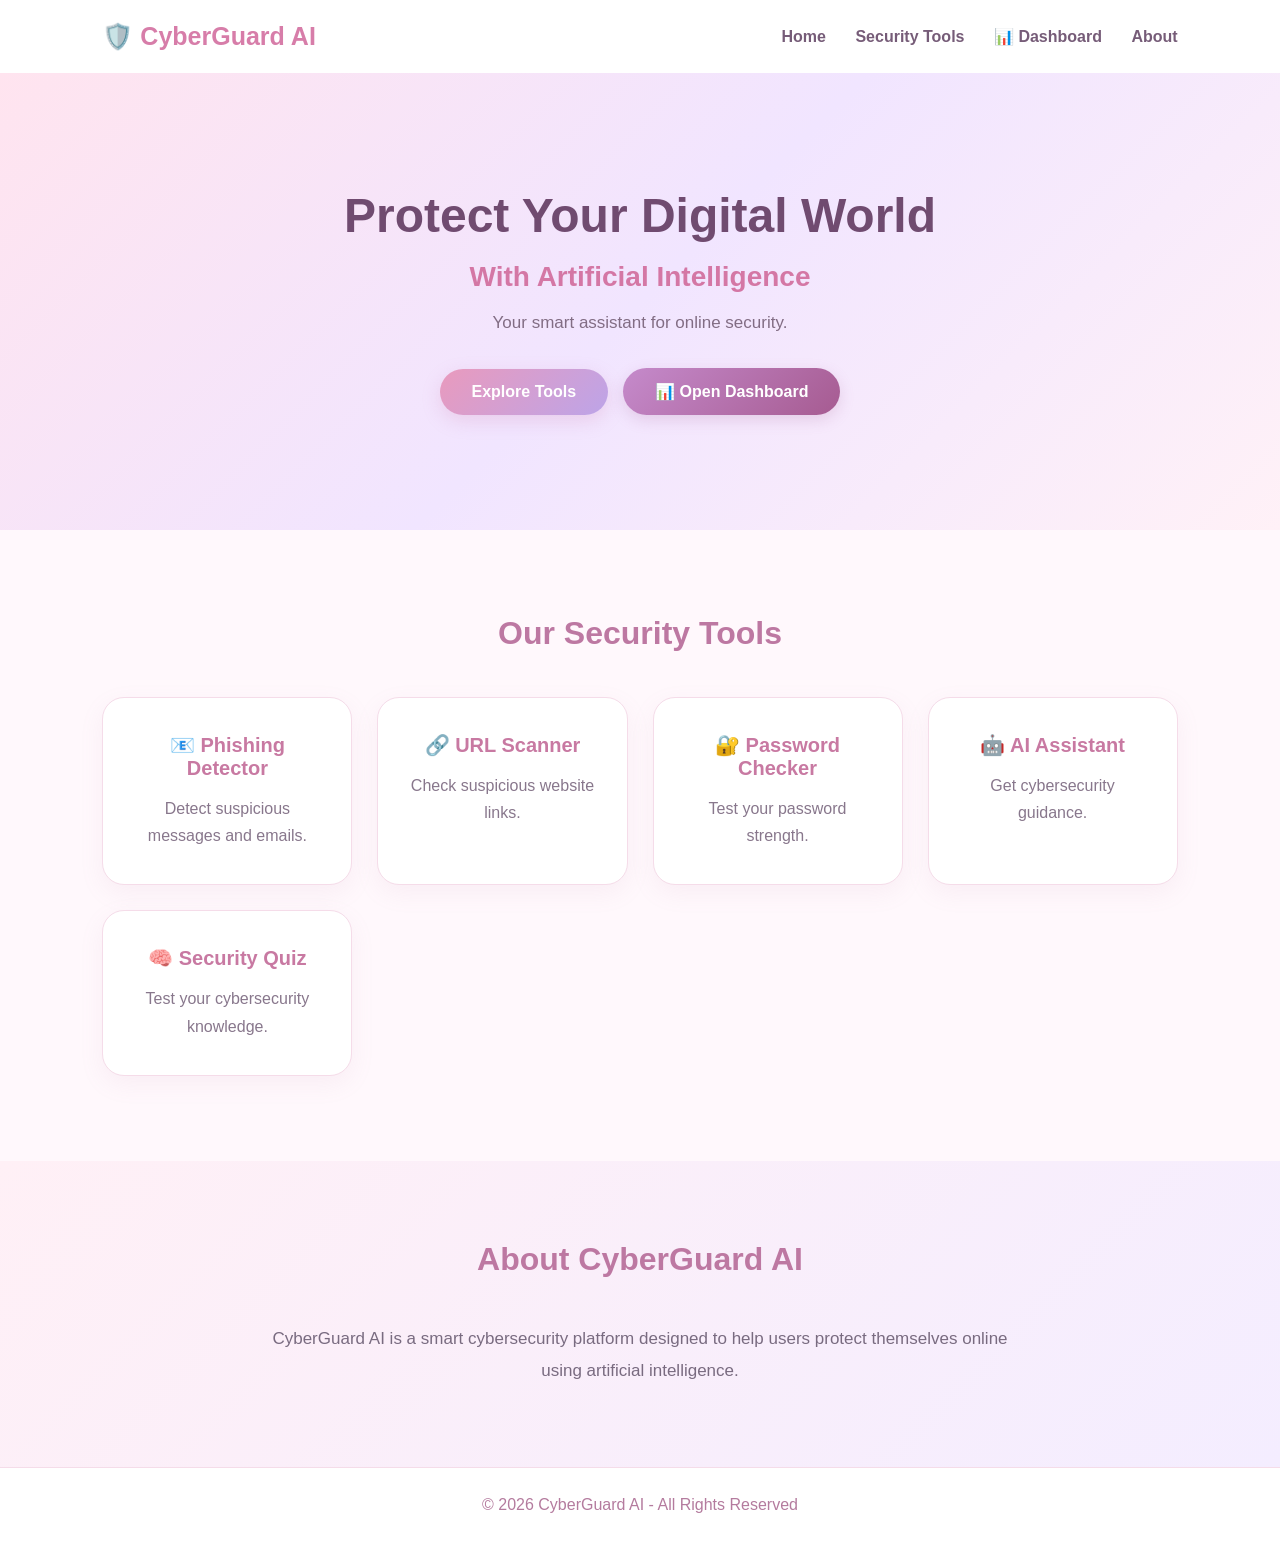
<file: index.html>
<!DOCTYPE html>
<html lang="en">

<head>
    <meta charset="UTF-8">
    <meta name="viewport" content="width=device-width, initial-scale=1.0">
    <title>CyberGuard AI</title>
    <link rel="stylesheet" href="style.css">
</head>

<body>

    <!-- HEADER -->
    <header>
        <h2>🛡️ CyberGuard AI</h2>

        <nav>
            <a href="#home">Home</a>
            <a href="#tools">Security Tools</a>
            <a href="dashboard.html">📊 Dashboard</a>
            <a href="#about">About</a>
        </nav>
    </header>


    <!-- HOME SECTION -->
    <section id="home" class="hero">

        <h1>Protect Your Digital World</h1>
        <h2>With Artificial Intelligence</h2>

        <p>Your smart assistant for online security.</p>

        <div class="hero-buttons">

            <a href="#tools" class="btn">
                Explore Tools
            </a>

            <a href="dashboard.html" class="btn dashboard-btn">
                📊 Open Dashboard
            </a>

        </div>

    </section>


    <!-- SECURITY TOOLS -->
    <section id="tools">

        <h2>Our Security Tools</h2>

        <div class="tools-container">

            <a href="phishing.html" class="tool">
                <h3>📧 Phishing Detector</h3>
                <p>Detect suspicious messages and emails.</p>
            </a>

            <a href="url-scanner.html" class="tool">
                <h3>🔗 URL Scanner</h3>
                <p>Check suspicious website links.</p>
            </a>

            <a href="password-checker.html" class="tool">
                <h3>🔐 Password Checker</h3>
                <p>Test your password strength.</p>
            </a>

            <a href="assistant.html" class="tool">
                <h3>🤖 AI Assistant</h3>
                <p>Get cybersecurity guidance.</p>
            </a>

            <a href="quiz.html" class="tool">
                <h3>🧠 Security Quiz</h3>
                <p>Test your cybersecurity knowledge.</p>
            </a>

        </div>

    </section>


    <!-- ABOUT SECTION -->
    <section id="about">

        <h2>About CyberGuard AI</h2>

        <p>
            CyberGuard AI is a smart cybersecurity platform
            designed to help users protect themselves online
            using artificial intelligence.
        </p>

    </section>


    <!-- FOOTER -->
    <footer>
        <p>© 2026 CyberGuard AI - All Rights Reserved</p>
    </footer>


</body>
</html>
</file>
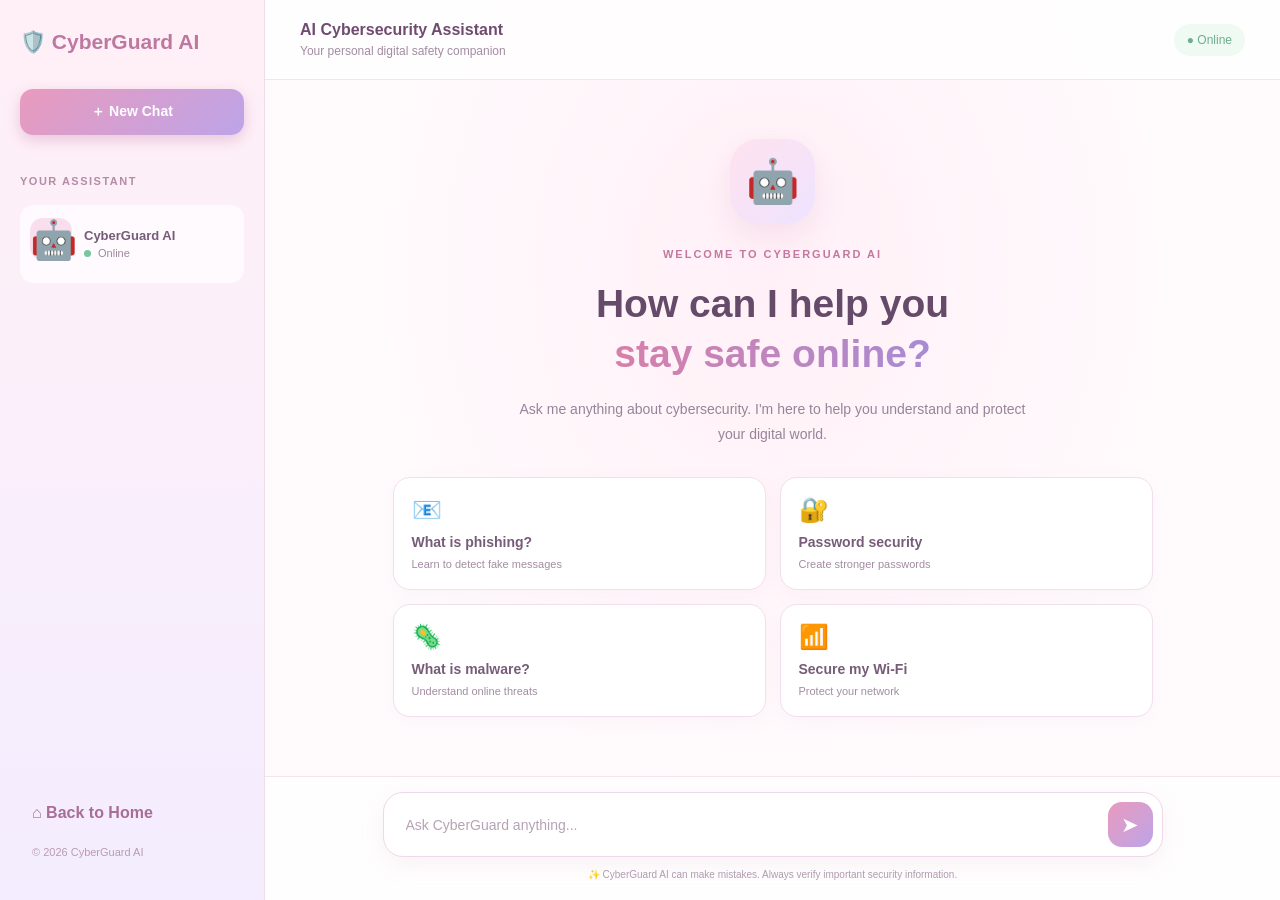
<file: assistant.html>
<!DOCTYPE html>
<html lang="en">
<head>
    <meta charset="UTF-8">
    <meta name="viewport" content="width=device-width, initial-scale=1.0">
    <title>CyberGuard AI Assistant</title>
    <link rel="stylesheet" href="style.css">
</head>
<body class="assistant-page">

    <div class="ai-layout">

        <aside class="ai-sidebar">
            <a href="index.html" class="ai-logo">🛡️ CyberGuard AI</a>

            <button class="new-chat" onclick="newChat()">＋ New Chat</button>

            <div class="sidebar-section">
                <p>YOUR ASSISTANT</p>
                <div class="assistant-profile">
                    <div class="profile-icon">🤖</div>
                    <div>
                        <strong>CyberGuard AI</strong>
                        <small><span class="online-dot"></span> Online</small>
                    </div>
                </div>
            </div>

            <div class="sidebar-bottom">
                <a href="index.html">⌂ Back to Home</a>
                <p>© 2026 CyberGuard AI</p>
            </div>
        </aside>

        <main class="ai-main">

            <div class="ai-topbar">
                <div>
                    <strong>AI Cybersecurity Assistant</strong>
                    <p>Your personal digital safety companion</p>
                </div>
                <span class="ai-status">● Online</span>
            </div>

            <section class="ai-content">

                <div class="welcome-screen" id="welcomeScreen">
                    <div class="welcome-avatar">🤖</div>

                    <span class="welcome-label">WELCOME TO CYBERGUARD AI</span>

                    <h1>How can I help you<br>
                        <span>stay safe online?</span>
                    </h1>

                    <p>
                        Ask me anything about cybersecurity.
                        I'm here to help you understand and protect your digital world.
                    </p>

                    <div class="suggestion-grid">
                        <button onclick="askQuestion('What is phishing?')">
                            <span>📧</span>
                            <strong>What is phishing?</strong>
                            <small>Learn to detect fake messages</small>
                        </button>

                        <button onclick="askQuestion('How can I protect my password?')">
                            <span>🔐</span>
                            <strong>Password security</strong>
                            <small>Create stronger passwords</small>
                        </button>

                        <button onclick="askQuestion('What is malware?')">
                            <span>🦠</span>
                            <strong>What is malware?</strong>
                            <small>Understand online threats</small>
                        </button>

                        <button onclick="askQuestion('How can I secure my Wi-Fi?')">
                            <span>📶</span>
                            <strong>Secure my Wi-Fi</strong>
                            <small>Protect your network</small>
                        </button>
                    </div>
                </div>

                <div class="conversation" id="chatBox"></div>

            </section>

            <div class="ai-composer">
                <form class="composer-box" onsubmit="sendMessage(event)">
                    <input
                        type="text"
                        id="userInput"
                        placeholder="Ask CyberGuard anything..."
                        autocomplete="off"
                        required
                    >
                    <button type="submit" aria-label="Send message">➤</button>
                </form>
                <p>✨ CyberGuard AI can make mistakes. Always verify important security information.</p>
            </div>

        </main>
    </div>

    <script src="assistant.js"></script>
</body>
</html>
</file>
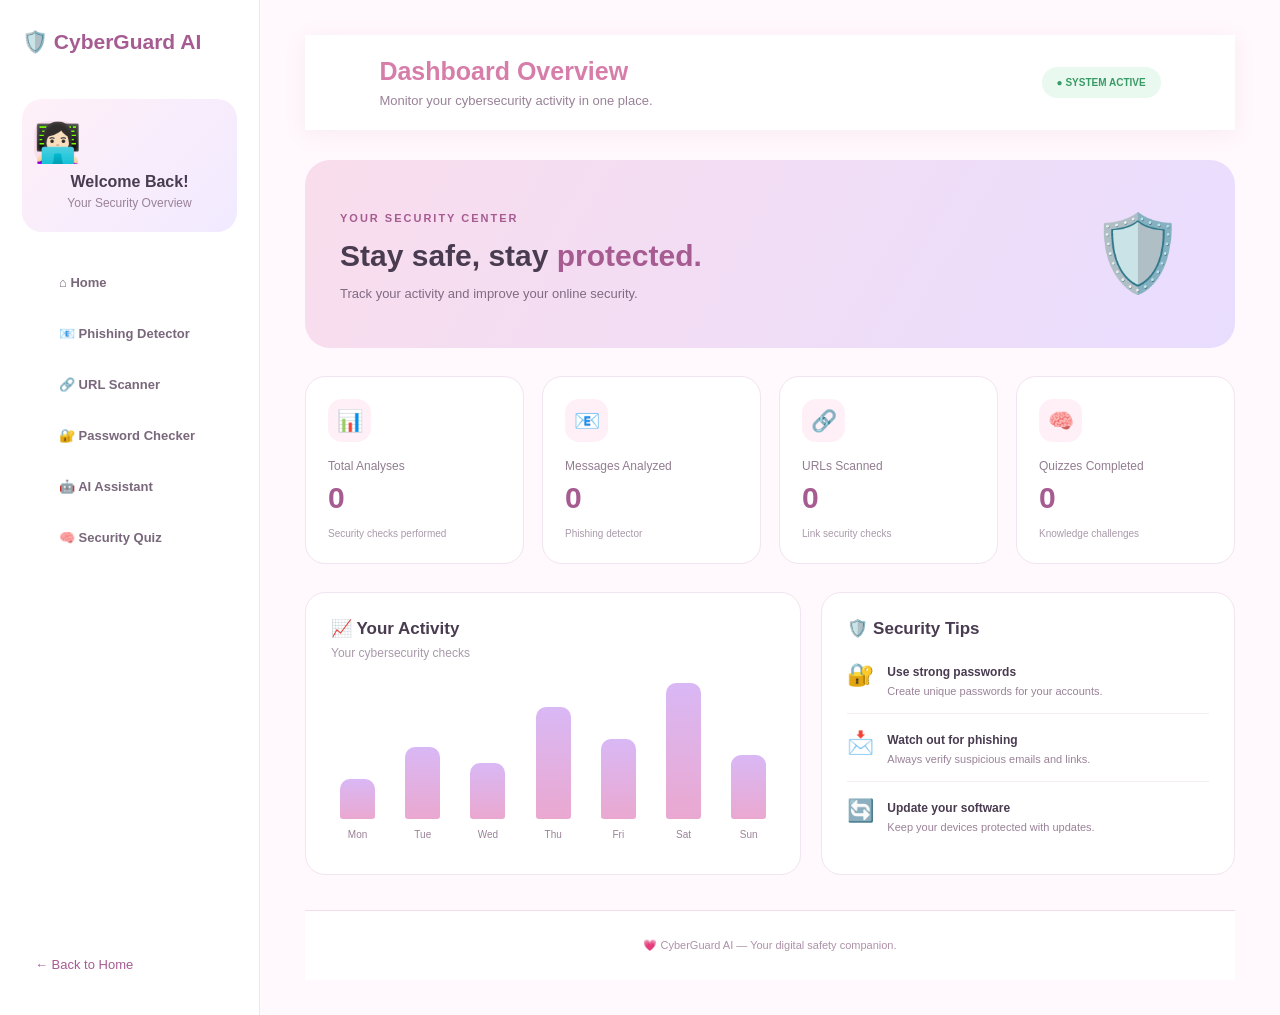
<file: dashboard.html>
<!DOCTYPE html>
<html lang="en">
<head>
    <meta charset="UTF-8">
    <meta name="viewport" content="width=device-width, initial-scale=1.0">
    <title>CyberGuard AI | Dashboard</title>
    <link rel="stylesheet" href="style.css">
</head>

<body class="dashboard-page">

<div class="dashboard-layout">

    <aside class="dashboard-sidebar">

        <a href="index.html" class="dashboard-logo">
            🛡️ CyberGuard AI
        </a>

        <div class="dashboard-profile">
            <div class="profile-icon">👩🏻‍💻</div>
            <h3>Welcome Back!</h3>
            <p>Your Security Overview</p>
        </div>

        <nav class="dashboard-nav">
            <a href="index.html">⌂ Home</a>
            <a href="phishing.html">📧 Phishing Detector</a>
            <a href="url-scanner.html">🔗 URL Scanner</a>
            <a href="password-checker.html">🔐 Password Checker</a>
            <a href="assistant.html">🤖 AI Assistant</a>
            <a href="quiz.html">🧠 Security Quiz</a>
        </nav>

        <a href="index.html" class="dashboard-back">
            ← Back to Home
        </a>

    </aside>

    <main class="dashboard-main">

        <header class="dashboard-header">
            <div>
                <h2>Dashboard Overview</h2>
                <p>Monitor your cybersecurity activity in one place.</p>
            </div>

            <span class="dashboard-status">● SYSTEM ACTIVE</span>
        </header>

        <section class="dashboard-welcome">
            <div>
                <span>YOUR SECURITY CENTER</span>
                <h1>Stay safe, stay <strong>protected.</strong></h1>
                <p>Track your activity and improve your online security.</p>
            </div>
            <div class="dashboard-shield">🛡️</div>
        </section>

        <section class="stats-grid">

            <div class="stat-card">
                <div class="stat-icon">📊</div>
                <p>Total Analyses</p>
                <h2 id="total-analyses">0</h2>
                <span>Security checks performed</span>
            </div>

            <div class="stat-card">
                <div class="stat-icon">📧</div>
                <p>Messages Analyzed</p>
                <h2 id="message-count">0</h2>
                <span>Phishing detector</span>
            </div>

            <div class="stat-card">
                <div class="stat-icon">🔗</div>
                <p>URLs Scanned</p>
                <h2 id="url-count">0</h2>
                <span>Link security checks</span>
            </div>

            <div class="stat-card">
                <div class="stat-icon">🧠</div>
                <p>Quizzes Completed</p>
                <h2 id="quiz-count">0</h2>
                <span>Knowledge challenges</span>
            </div>

        </section>

        <section class="dashboard-bottom">

            <div class="dashboard-panel">
                <h3>📈 Your Activity</h3>
                <p class="panel-description">Your cybersecurity checks</p>

                <div class="activity-chart">
                    <div class="chart-column">
                        <div class="chart-bar" style="height: 25%"></div>
                        <span>Mon</span>
                    </div>

                    <div class="chart-column">
                        <div class="chart-bar" style="height: 45%"></div>
                        <span>Tue</span>
                    </div>

                    <div class="chart-column">
                        <div class="chart-bar" style="height: 35%"></div>
                        <span>Wed</span>
                    </div>

                    <div class="chart-column">
                        <div class="chart-bar" style="height: 70%"></div>
                        <span>Thu</span>
                    </div>

                    <div class="chart-column">
                        <div class="chart-bar" style="height: 50%"></div>
                        <span>Fri</span>
                    </div>

                    <div class="chart-column">
                        <div class="chart-bar" style="height: 85%"></div>
                        <span>Sat</span>
                    </div>

                    <div class="chart-column">
                        <div class="chart-bar" style="height: 40%"></div>
                        <span>Sun</span>
                    </div>
                </div>
            </div>

            <div class="dashboard-panel security-panel">
                <h3>🛡️ Security Tips</h3>

                <div class="security-tip">
                    <span>🔐</span>
                    <div>
                        <strong>Use strong passwords</strong>
                        <p>Create unique passwords for your accounts.</p>
                    </div>
                </div>

                <div class="security-tip">
                    <span>📩</span>
                    <div>
                        <strong>Watch out for phishing</strong>
                        <p>Always verify suspicious emails and links.</p>
                    </div>
                </div>

                <div class="security-tip">
                    <span>🔄</span>
                    <div>
                        <strong>Update your software</strong>
                        <p>Keep your devices protected with updates.</p>
                    </div>
                </div>

            </div>

        </section>

        <footer class="dashboard-footer">
            💗 CyberGuard AI — Your digital safety companion.
        </footer>

    </main>

</div>

<script src="dashboard.js"></script>

</body>
</html>
</file>
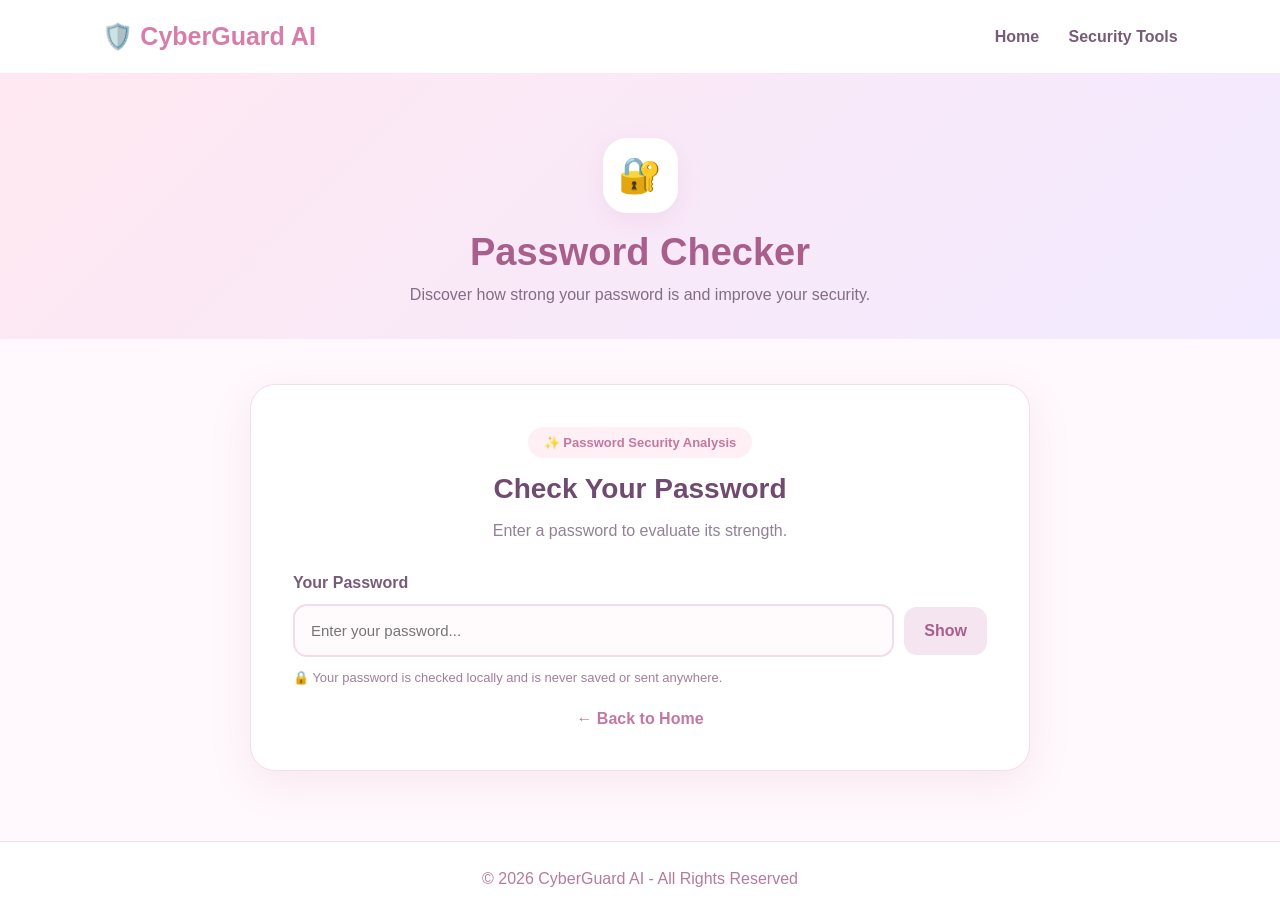
<file: password-checker.html>
<!DOCTYPE html>
<html lang="en">
<head>
    <meta charset="UTF-8">
    <meta name="viewport" content="width=device-width, initial-scale=1.0">
    <title>Password Checker | CyberGuard AI</title>
    <link rel="stylesheet" href="style.css">
</head>
<body>

    <header>
        <h2>🛡️ CyberGuard AI</h2>
        <nav>
            <a href="index.html">Home</a>
            <a href="index.html#tools">Security Tools</a>
        </nav>
    </header>

    <section class="phishing-hero">
        <div class="phishing-icon">🔐</div>
        <h1>Password Checker</h1>
        <p>Discover how strong your password is and improve your security.</p>
    </section>

    <main class="detector">
        <div class="detector-heading">
            <span>✨ Password Security Analysis</span>
            <h2>Check Your Password</h2>
            <p>Enter a password to evaluate its strength.</p>
        </div>

        <label for="password">Your Password</label>

        <div class="password-field">
            <input
                type="password"
                id="password"
                placeholder="Enter your password..."
                oninput="checkPassword()"
            >
            <button type="button" id="togglePassword" onclick="togglePasswordVisibility()">Show</button>
        </div>

        <div id="password-result"></div>

        <div class="privacy-note">
            🔒 Your password is checked locally and is never saved or sent anywhere.
        </div>

        <a class="back-home" href="index.html">← Back to Home</a>
    </main>

    <footer>
        <p>© 2026 CyberGuard AI - All Rights Reserved</p>
    </footer>

    <script src="password-checker.js"></script>
</body>
</html>
</file>
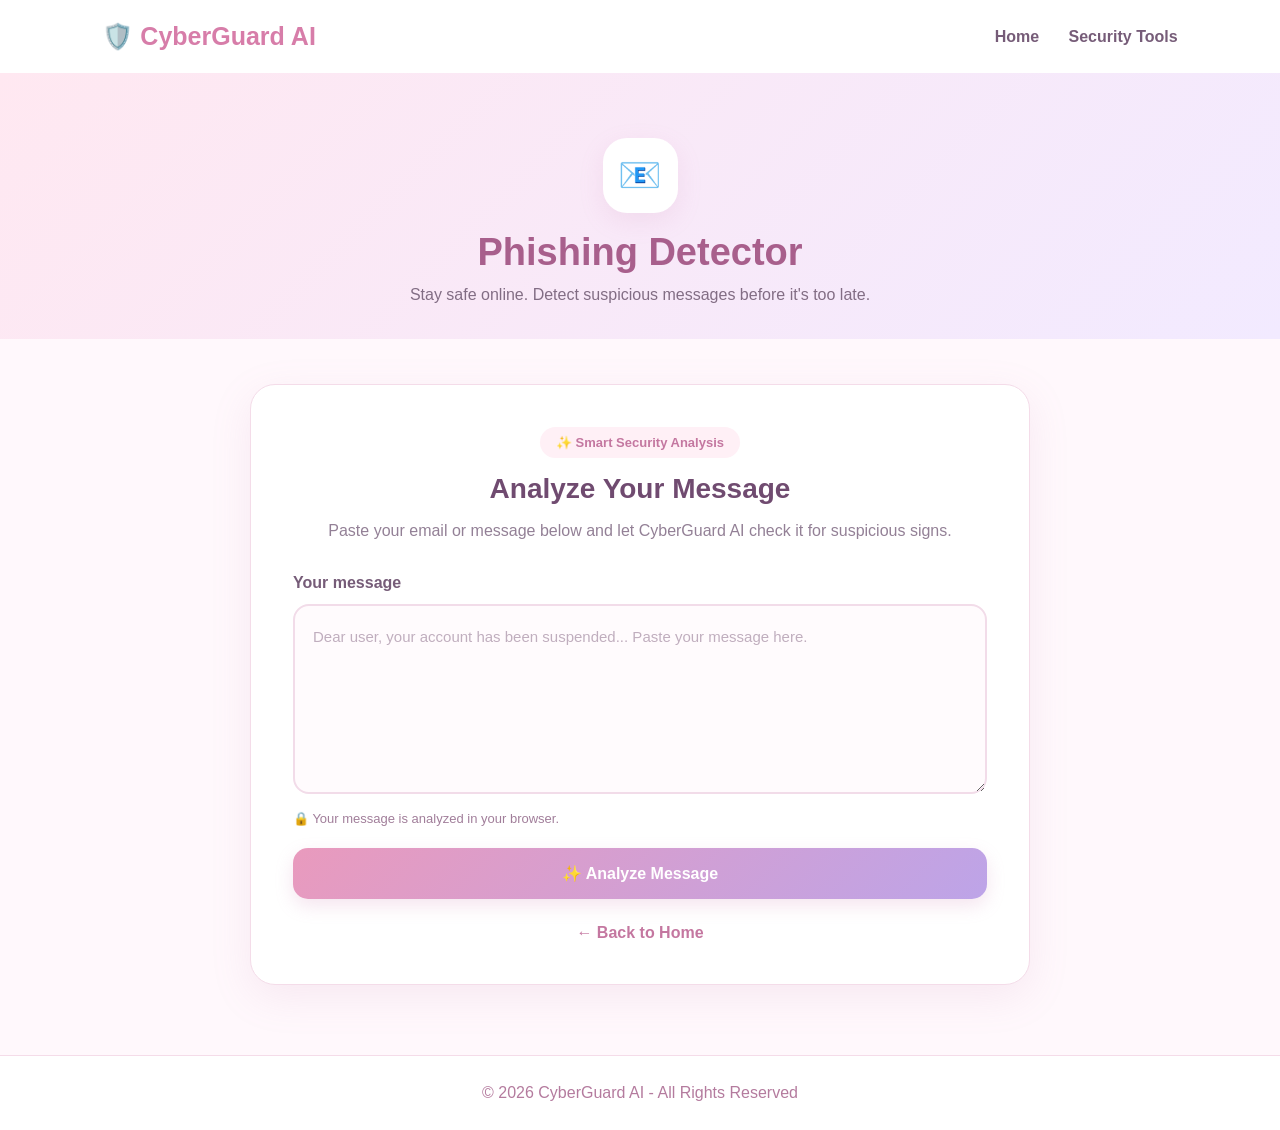
<file: phishing.html>
<!DOCTYPE html>
<html lang="en">
<head>
    <meta charset="UTF-8">
    <meta name="viewport" content="width=device-width, initial-scale=1.0">
    <title>Phishing Detector | CyberGuard AI</title>
    <link rel="stylesheet" href="style.css">
</head>
<body>

    <header>
        <h2>🛡️ CyberGuard AI</h2>
        <nav>
            <a href="index.html">Home</a>
            <a href="index.html#tools">Security Tools</a>
        </nav>
    </header>

    <section class="phishing-hero">
        <div class="phishing-icon">📧</div>
        <h1>Phishing Detector</h1>
        <p>Stay safe online. Detect suspicious messages before it's too late.</p>
    </section>

    <main class="detector">
        <div class="detector-heading">
            <span>✨ Smart Security Analysis</span>
            <h2>Analyze Your Message</h2>
            <p>Paste your email or message below and let CyberGuard AI check it for suspicious signs.</p>
        </div>

        <label for="message">Your message</label>

        <textarea
            id="message"
            placeholder="Dear user, your account has been suspended... Paste your message here."
        ></textarea>

        <div class="privacy-note">
            🔒 Your message is analyzed in your browser.
        </div>

        <button onclick="analyzeMessage()">
            ✨ Analyze Message
        </button>

        <div id="result"></div>

        <a class="back-home" href="index.html">← Back to Home</a>
    </main>

    <footer>
        <p>© 2026 CyberGuard AI - All Rights Reserved</p>
    </footer>

    <script src="phishing.js"></script>
</body>
</html>
</file>
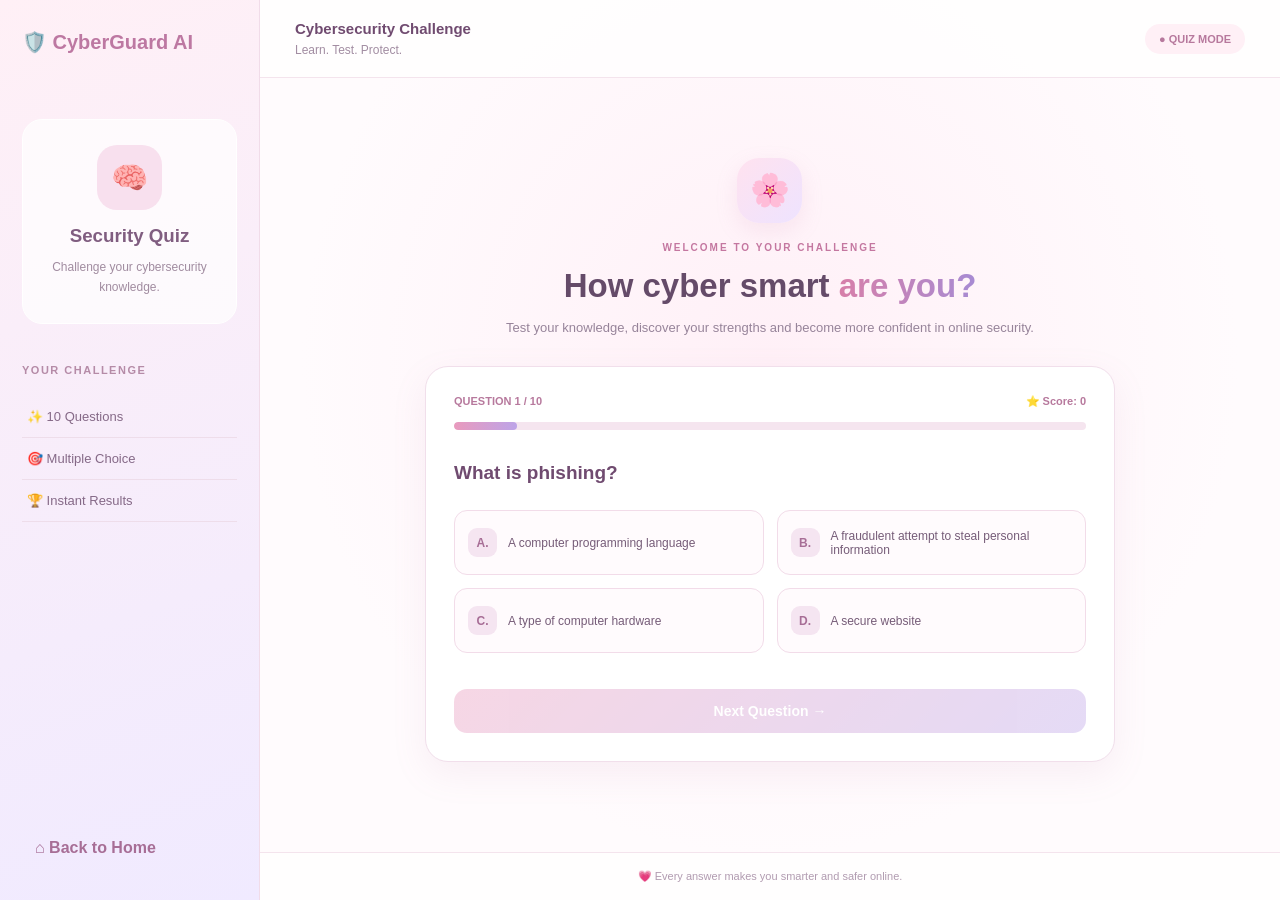
<file: quiz.html>
<!DOCTYPE html>
<html lang="en">
<head>
    <meta charset="UTF-8">
    <meta name="viewport" content="width=device-width, initial-scale=1.0">
    <title>CyberGuard AI | Security Quiz</title>
    <link rel="stylesheet" href="style.css">
</head>

<body class="quiz-page">

    <div class="quiz-layout">

        <aside class="quiz-sidebar">
            <a href="index.html" class="quiz-logo">🛡️ CyberGuard AI</a>

            <div class="quiz-side-card">
                <div class="quiz-side-icon">🧠</div>
                <h3>Security Quiz</h3>
                <p>Challenge your cybersecurity knowledge.</p>
            </div>

            <div class="quiz-side-info">
                <p>YOUR CHALLENGE</p>
                <div>✨ 10 Questions</div>
                <div>🎯 Multiple Choice</div>
                <div>🏆 Instant Results</div>
            </div>

            <a href="index.html" class="quiz-home">⌂ Back to Home</a>
        </aside>

        <main class="quiz-main">

            <div class="quiz-topbar">
                <div>
                    <strong>Cybersecurity Challenge</strong>
                    <p>Learn. Test. Protect.</p>
                </div>
                <span class="quiz-live">● QUIZ MODE</span>
            </div>

            <section class="quiz-content">

                <div class="quiz-welcome">
                    <div class="quiz-welcome-icon">🌸</div>
                    <span>WELCOME TO YOUR CHALLENGE</span>
                    <h1>How cyber smart <span>are you?</span></h1>
                    <p>
                        Test your knowledge, discover your strengths
                        and become more confident in online security.
                    </p>
                </div>

                <div class="quiz-card">

                    <div class="quiz-card-top">
                        <span id="question-number">QUESTION 1 / 10</span>
                        <span id="score-display">⭐ Score: 0</span>
                    </div>

                    <div class="quiz-progress">
                        <div id="progress-bar"></div>
                    </div>

                    <div id="question-area"></div>

                    <div id="quiz-result"></div>

                </div>

            </section>

            <footer class="quiz-footer">
                💗 Every answer makes you smarter and safer online.
            </footer>

        </main>
    </div>

    <script src="quiz.js"></script>
</body>
</html>
</file>
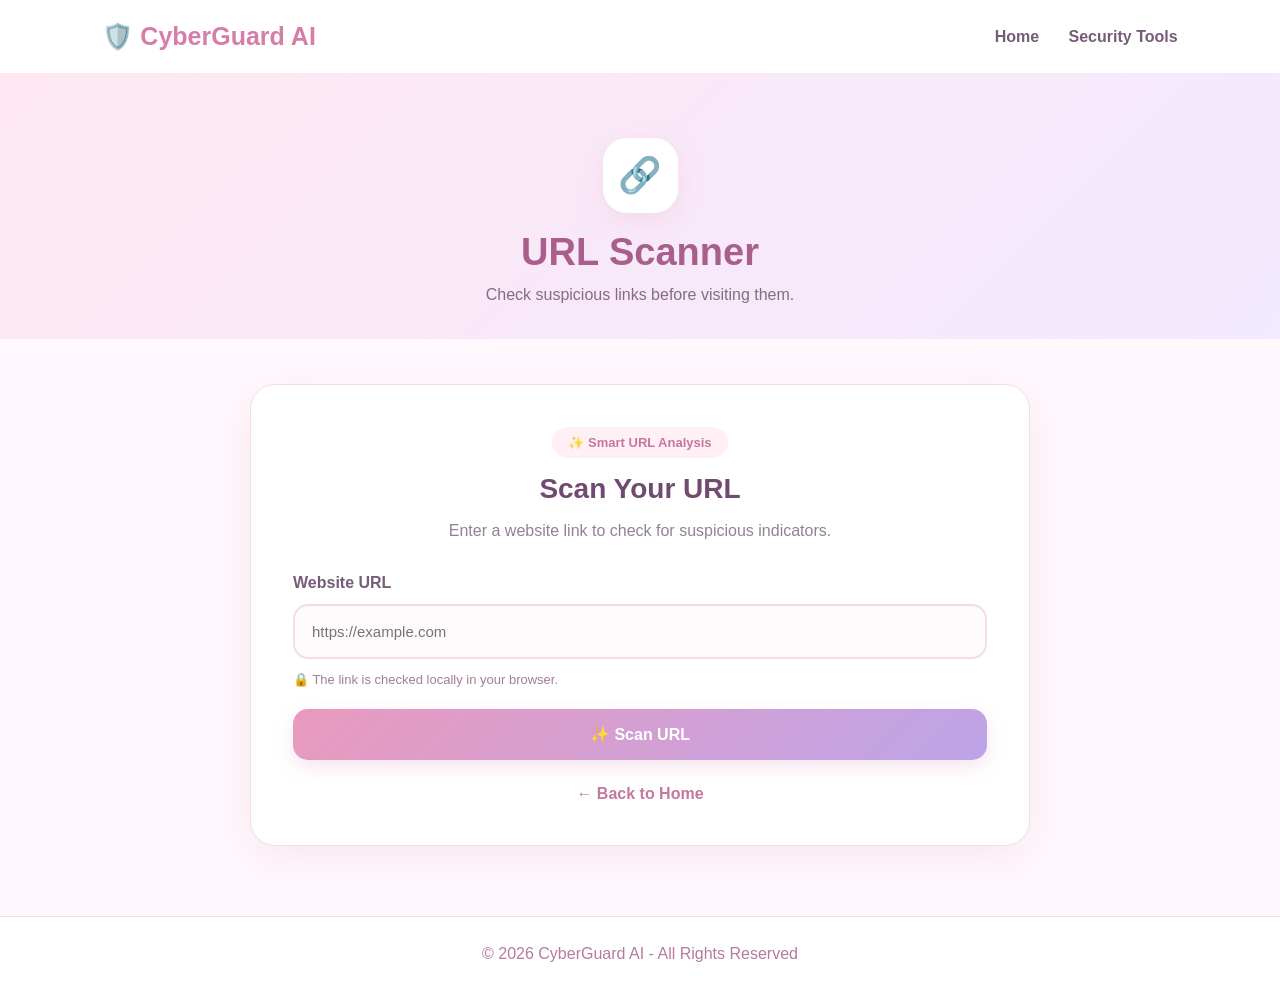
<file: url-scanner.html>
<!DOCTYPE html>
<html lang="en">
<head>
    <meta charset="UTF-8">
    <meta name="viewport" content="width=device-width, initial-scale=1.0">
    <title>URL Scanner | CyberGuard AI</title>
    <link rel="stylesheet" href="style.css">
</head>
<body>

    <header>
        <h2>🛡️ CyberGuard AI</h2>
        <nav>
            <a href="index.html">Home</a>
            <a href="index.html#tools">Security Tools</a>
        </nav>
    </header>

    <section class="phishing-hero">
        <div class="phishing-icon">🔗</div>
        <h1>URL Scanner</h1>
        <p>Check suspicious links before visiting them.</p>
    </section>

    <main class="detector">
        <div class="detector-heading">
            <span>✨ Smart URL Analysis</span>
            <h2>Scan Your URL</h2>
            <p>Enter a website link to check for suspicious indicators.</p>
        </div>

        <label for="url">Website URL</label>

        <input
            type="url"
            id="url"
            class="url-input"
            placeholder="https://example.com"
        >

        <div class="privacy-note">
            🔒 The link is checked locally in your browser.
        </div>

        <button onclick="scanURL()">✨ Scan URL</button>

        <div id="url-result"></div>

        <a class="back-home" href="index.html">← Back to Home</a>
    </main>

    <footer>
        <p>© 2026 CyberGuard AI - All Rights Reserved</p>
    </footer>

    <script src="url-scanner.js"></script>
</body>
</html>
</file>
<file: style.css>
/* GENERAL */
* {
    margin: 0;
    padding: 0;
    box-sizing: border-box;
}

html {
    scroll-behavior: smooth;
}

body {
    font-family: 'Segoe UI', Arial, sans-serif;
    background: #fff8fc;
    color: #493b50;
}

/* HEADER */
header {
    display: flex;
    justify-content: space-between;
    align-items: center;
    padding: 22px 8%;
    background: #ffffff;
    box-shadow: 0 4px 20px rgba(190, 130, 170, 0.10);
}

header h2 {
    color: #d77da9;
    font-size: 25px;
}

nav a {
    color: #765c78;
    text-decoration: none;
    margin-left: 25px;
    font-weight: 600;
    transition: 0.3s;
}

nav a:hover {
    color: #df82ad;
}

/* HERO */
.hero {
    text-align: center;
    padding: 115px 20px;
    background: linear-gradient(
        135deg,
        #ffe4ef,
        #f1e5ff,
        #fff1f7
    );
}

.hero h1 {
    font-size: 48px;
    color: #704b70;
    margin-bottom: 18px;
}

.hero h2 {
    color: #d477a5;
    font-size: 28px;
    margin-bottom: 20px;
}

.hero p {
    color: #826d84;
    font-size: 17px;
    margin-bottom: 35px;
}

/* BUTTON */
.btn {
    display: inline-block;
    padding: 14px 32px;
    background: linear-gradient(135deg, #e99abd, #bda4e8);
    color: white;
    text-decoration: none;
    border-radius: 30px;
    font-weight: bold;
    box-shadow: 0 6px 18px rgba(210, 135, 180, 0.25);
    transition: 0.3s;
}

.btn:hover {
    transform: translateY(-4px);
    box-shadow: 0 10px 22px rgba(210, 135, 180, 0.35);
}

/* TOOLS SECTION */
#tools {
    padding: 85px 8%;
    text-align: center;
}

#tools h2,
#about h2 {
    color: #bd78a2;
    font-size: 32px;
    margin-bottom: 45px;
}

.tools-container {
    display: grid;
    grid-template-columns: repeat(auto-fit, minmax(220px, 1fr));
    gap: 25px;
}

/* TOOL CARDS */
.tool {
    display: block;
    background: #ffffff;
    padding: 35px 25px;
    border-radius: 22px;
    border: 1px solid #f5dce9;
    text-decoration: none;
    color: #634d68;
    box-shadow: 0 8px 25px rgba(190, 130, 170, 0.09);
    transition: 0.3s;
}

.tool:hover {
    transform: translateY(-9px);
    border-color: #e8a5c5;
    box-shadow: 0 14px 30px rgba(210, 135, 180, 0.18);
}

.tool h3 {
    color: #c879a2;
    font-size: 20px;
    margin-bottom: 15px;
}

.tool p {
    color: #88778c;
    line-height: 1.7;
}

/* ABOUT */
#about {
    padding: 80px 12%;
    text-align: center;
    background: linear-gradient(135deg, #fff0f6, #f4edff);
}

#about p {
    max-width: 750px;
    margin: auto;
    color: #796b80;
    font-size: 17px;
    line-height: 1.9;
}

/* FOOTER */
footer {
    text-align: center;
    padding: 28px;
    background: #ffffff;
    color: #b47b9e;
    border-top: 1px solid #f5dce9;
}

/* MOBILE */
@media (max-width: 600px) {
    header {
        flex-direction: column;
        gap: 18px;
    }

    nav a {
        margin: 0 8px;
        font-size: 14px;
    }

    .hero h1 {
        font-size: 32px;
    }

    .hero h2 {
        font-size: 21px;
    }

    #tools {
        padding: 55px 6%;
    }
}

/* PHISHING DETECTOR PAGE */

.phishing-hero {
    text-align: center;
    padding: 65px 20px 35px;
    background: linear-gradient(135deg, #ffe8f1, #f2eaff);
}

.phishing-icon {
    width: 75px;
    height: 75px;
    margin: 0 auto 18px;
    display: flex;
    align-items: center;
    justify-content: center;
    background: white;
    border-radius: 24px;
    font-size: 35px;
    box-shadow: 0 8px 25px rgba(210, 135, 180, 0.15);
}

.phishing-hero h1 {
    color: #a85f8c;
    font-size: 38px;
    margin-bottom: 12px;
}

.phishing-hero p {
    color: #826d84;
    font-size: 16px;
}

.detector {
    max-width: 780px;
    margin: 45px auto 70px;
    padding: 42px;
    background: white;
    border: 1px solid #f4dce9;
    border-radius: 25px;
    box-shadow: 0 12px 40px rgba(190, 130, 170, 0.13);
}

.detector-heading {
    text-align: center;
    margin-bottom: 30px;
}

.detector-heading span {
    display: inline-block;
    color: #c477a0;
    background: #fff0f6;
    padding: 8px 16px;
    border-radius: 20px;
    font-size: 13px;
    font-weight: bold;
    margin-bottom: 15px;
}

.detector-heading h2 {
    color: #704b70;
    font-size: 28px;
    margin-bottom: 12px;
}

.detector-heading p {
    color: #938096;
    line-height: 1.7;
}

.detector label {
    display: block;
    color: #765c78;
    font-weight: bold;
    margin-bottom: 12px;
}

.detector textarea {
    width: 100%;
    min-height: 190px;
    resize: vertical;
    padding: 18px;
    border: 2px solid #f2dce9;
    border-radius: 16px;
    background: #fffbfd;
    color: #493b50;
    font-family: inherit;
    font-size: 15px;
    line-height: 1.7;
    outline: none;
    transition: 0.3s;
}

.detector textarea:focus {
    border-color: #dc91b5;
    box-shadow: 0 0 0 4px #fcebf3;
}

.detector textarea::placeholder {
    color: #c0aebe;
}

.privacy-note {
    color: #a17e9a;
    font-size: 13px;
    margin: 13px 0 22px;
}

.detector button {
    width: 100%;
    padding: 16px;
    border: none;
    border-radius: 15px;
    background: linear-gradient(135deg, #e99abd, #bda4e8);
    color: white;
    font-size: 16px;
    font-weight: bold;
    cursor: pointer;
    box-shadow: 0 7px 18px rgba(210, 135, 180, 0.22);
    transition: 0.3s;
}

.detector button:hover {
    transform: translateY(-3px);
    box-shadow: 0 10px 23px rgba(210, 135, 180, 0.32);
}

#result {
    margin-top: 25px;
    padding: 20px;
    border-radius: 16px;
    background: #fff7fb;
    color: #765c78;
    line-height: 1.8;
}

#result:empty {
    display: none;
}

#result h2 {
    margin-bottom: 10px;
}

#result ul {
    padding-left: 22px;
    margin: 12px 0;
}

.back-home {
    display: block;
    text-align: center;
    margin-top: 25px;
    color: #c477a0;
    text-decoration: none;
    font-weight: bold;
}

.back-home:hover {
    color: #9d5b89;
}

@media (max-width: 600px) {
    .detector {
        margin: 25px 15px 45px;
        padding: 25px 18px;
    }

    .phishing-hero h1 {
        font-size: 30px;
    }

    .detector-heading h2 {
        font-size: 23px;
    }
}

/* URL SCANNER */

.url-input {
    width: 100%;
    padding: 17px;
    border: 2px solid #f2dce9;
    border-radius: 15px;
    background: #fffbfd;
    color: #493b50;
    font-size: 15px;
    outline: none;
    transition: 0.3s;
}

.url-input:focus {
    border-color: #dc91b5;
    box-shadow: 0 0 0 4px #fcebf3;
}

#url-result {
    margin-top: 25px;
    padding: 20px;
    border-radius: 16px;
    background: #fff7fb;
    color: #765c78;
    line-height: 1.8;
}

#url-result:empty {
    display: none;
}

#url-result ul {
    padding-left: 22px;
    margin: 12px 0;
}

/* PASSWORD CHECKER */

.password-field {
    display: flex;
    gap: 10px;
    align-items: center;
}

.password-field input {
    flex: 1;
    min-width: 0;
    padding: 16px;
    border: 2px solid #f2dce9;
    border-radius: 14px;
    background: #fffbfd;
    color: #493b50;
    font-size: 15px;
    outline: none;
}

.password-field input:focus {
    border-color: #dc91b5;
    box-shadow: 0 0 0 4px #fcebf3;
}

.password-field button {
    width: auto;
    padding: 15px 20px;
    margin: 0;
    border-radius: 13px;
    background: #f4e5f1;
    color: #a85f8c;
    box-shadow: none;
}

.password-field button:hover {
    background: #eed7e9;
    transform: none;
}

#password-result {
    margin-top: 25px;
    padding: 20px;
    border-radius: 16px;
    background: #fff7fb;
    color: #765c78;
    line-height: 1.8;
}

#password-result:empty {
    display: none;
}

#password-result ul {
    padding-left: 22px;
    margin-top: 10px;
}

.strength-bar {
    height: 10px;
    background: #f2dce9;
    border-radius: 20px;
    overflow: hidden;
    margin: 15px 0 22px;
}

.strength-bar div {
    height: 100%;
    border-radius: 20px;
    transition: width 0.3s;
}

/* CYBERSECURITY CHATBOT */

.chat-container {
    max-width: 850px;
    margin: 45px auto 70px;
    padding: 30px;
    background: white;
    border: 1px solid #f4dce9;
    border-radius: 25px;
    box-shadow: 0 12px 40px rgba(190, 130, 170, 0.13);
}

.chat-heading {
    text-align: center;
    margin-bottom: 25px;
}

.chat-heading span {
    display: inline-block;
    padding: 8px 16px;
    border-radius: 20px;
    background: #fff0f6;
    color: #c477a0;
    font-size: 13px;
    font-weight: bold;
    margin-bottom: 12px;
}

.chat-heading h2 {
    color: #704b70;
    font-size: 27px;
    margin-bottom: 10px;
}

.chat-heading p {
    color: #938096;
}

.chat-box {
    height: 390px;
    overflow-y: auto;
    padding: 20px;
    background: #fffbfd;
    border: 1px solid #f5e2ed;
    border-radius: 18px;
}

.message {
    max-width: 80%;
    padding: 15px;
    margin-bottom: 18px;
    border-radius: 16px;
    line-height: 1.6;
    overflow-wrap: anywhere;
}

.message strong {
    display: block;
    margin-bottom: 7px;
    font-size: 14px;
}

.message p {
    font-size: 14px;
}

.bot-message {
    background: #f5eaff;
    color: #765c78;
    border-bottom-left-radius: 4px;
}

.user-message {
    background: #ffe8f1;
    color: #80546e;
    margin-left: auto;
    border-bottom-right-radius: 4px;
}

.chat-input-area {
    display: flex;
    gap: 10px;
    margin-top: 18px;
}

.chat-input-area input {
    flex: 1;
    min-width: 0;
    padding: 16px;
    border: 2px solid #f2dce9;
    border-radius: 14px;
    outline: none;
    font-size: 14px;
    background: #fffbfd;
}

.chat-input-area input:focus {
    border-color: #dc91b5;
    box-shadow: 0 0 0 4px #fcebf3;
}

.chat-input-area button {
    width: auto;
    padding: 14px 23px;
    border: none;
    border-radius: 14px;
    background: linear-gradient(135deg, #e99abd, #bda4e8);
    color: white;
    font-weight: bold;
    cursor: pointer;
}

.chat-note {
    text-align: center;
    color: #b47b9e;
    font-size: 13px;
    margin-top: 20px;
}

@media (max-width: 600px) {
    .chat-container {
        margin: 25px 12px;
        padding: 18px;
    }

    .chat-box {
        height: 350px;
        padding: 12px;
    }

    .chat-input-area {
        flex-wrap: wrap;
    }

    .chat-input-area button {
        width: 100%;
    }
}

/* =================================
   CYBERGUARD AI - CHAT INTERFACE
================================= */

.assistant-page {
    background: #fff8fc;
    height: 100vh;
    overflow: hidden;
}

.ai-layout {
    display: flex;
    width: 100%;
    height: 100vh;
}

/* SIDEBAR */

.ai-sidebar {
    width: 265px;
    flex-shrink: 0;
    background: linear-gradient(180deg, #fff0f6, #f4edff);
    border-right: 1px solid #f1dce9;
    padding: 30px 20px;
    display: flex;
    flex-direction: column;
}

.ai-logo {
    font-size: 21px;
    font-weight: bold;
    color: #bd78a2;
    text-decoration: none;
    margin-bottom: 35px;
}

.new-chat {
    width: 100%;
    padding: 14px;
    border: none;
    border-radius: 13px;
    background: linear-gradient(135deg, #e99abd, #bda4e8);
    color: white;
    font-weight: bold;
    font-size: 14px;
    cursor: pointer;
    box-shadow: 0 5px 15px #e9c5dc;
}

.sidebar-section {
    margin-top: 40px;
}

.sidebar-section > p {
    color: #b58ba7;
    font-size: 11px;
    font-weight: bold;
    letter-spacing: 1.5px;
    margin-bottom: 18px;
}

.assistant-profile {
    display: flex;
    align-items: center;
    gap: 12px;
    padding: 13px 10px;
    background: rgba(255,255,255,0.7);
    border-radius: 14px;
    color: #765c78;
}

.profile-icon {
    width: 42px;
    height: 42px;
    background: #f9dfed;
    border-radius: 13px;
    display: grid;
    place-items: center;
    font-size: 22px;
}

.assistant-profile strong {
    display: block;
    font-size: 13px;
}

.assistant-profile small {
    color: #9c879d;
    font-size: 11px;
}

.online-dot {
    display: inline-block;
    width: 7px;
    height: 7px;
    background: #78c69c;
    border-radius: 50%;
    margin-right: 4px;
}

.sidebar-bottom {
    margin-top: auto;
}

.sidebar-bottom a {
    display: block;
    color: #a76e96;
    text-decoration: none;
    font-weight: bold;
    padding: 12px;
}

.sidebar-bottom p {
    font-size: 11px;
    color: #b99bb2;
    padding: 12px;
}

/* MAIN AREA */

.ai-main {
    flex: 1;
    min-width: 0;
    display: flex;
    flex-direction: column;
    position: relative;
    background:
        radial-gradient(ellipse at 50% 30%, #fff0f7 0%, transparent 60%),
        #fffbfd;
}

.ai-topbar {
    min-height: 80px;
    padding: 15px 35px;
    background: rgba(255,255,255,0.8);
    border-bottom: 1px solid #f4e4ed;
    display: flex;
    align-items: center;
    justify-content: space-between;
}

.ai-topbar strong {
    color: #704b70;
    font-size: 16px;
}

.ai-topbar p {
    color: #a28da2;
    font-size: 12px;
    margin-top: 5px;
}

.ai-status {
    color: #6eae8d;
    font-size: 12px;
    background: #effaf3;
    padding: 9px 13px;
    border-radius: 20px;
}

/* WELCOME SCREEN */

.ai-content {
    flex: 1;
    overflow-y: auto;
    padding: 35px 20px;
    display: flex;
    flex-direction: column;
    align-items: center;
}

.welcome-screen {
    width: 100%;
    max-width: 760px;
    margin: auto;
    text-align: center;
}

.welcome-avatar {
    width: 85px;
    height: 85px;
    margin: 0 auto 20px;
    border-radius: 28px;
    display: grid;
    place-items: center;
    font-size: 43px;
    background: linear-gradient(135deg, #ffe2ef, #eee3ff);
    box-shadow: 0 10px 30px rgba(205, 139, 180, 0.18);
}

.welcome-label {
    color: #c477a0;
    font-size: 11px;
    font-weight: bold;
    letter-spacing: 2px;
}

.welcome-screen h1 {
    font-size: 39px;
    color: #654b69;
    line-height: 1.3;
    margin: 17px 0;
}

.welcome-screen h1 span {
    background: linear-gradient(90deg, #d77fa9, #a78bd3);
    background-clip: text;
    -webkit-background-clip: text;
    color: transparent;
}

.welcome-screen > p {
    max-width: 520px;
    margin: 0 auto 30px;
    color: #97849a;
    font-size: 14px;
    line-height: 1.8;
}

/* SUGGESTIONS */

.suggestion-grid {
    display: grid;
    grid-template-columns: 1fr 1fr;
    gap: 14px;
    text-align: left;
}

.suggestion-grid button {
    background: white;
    border: 1px solid #f1dfeb;
    border-radius: 17px;
    padding: 18px;
    cursor: pointer;
    text-align: left;
    transition: 0.3s;
    box-shadow: 0 5px 18px rgba(190,130,170,0.06);
}

.suggestion-grid button:hover {
    transform: translateY(-4px);
    border-color: #dfa0c0;
    box-shadow: 0 10px 22px rgba(190,130,170,0.13);
}

.suggestion-grid button span {
    display: block;
    font-size: 24px;
    margin-bottom: 10px;
}

.suggestion-grid button strong {
    display: block;
    color: #765c78;
    font-size: 14px;
    margin-bottom: 6px;
}

.suggestion-grid button small {
    color: #a28da2;
    font-size: 11px;
}

/* CHAT MESSAGES */

.conversation {
    display: none;
    width: 100%;
    max-width: 780px;
    margin: 0 auto;
}

.chat-message {
    display: flex;
    gap: 12px;
    margin-bottom: 25px;
    align-items: flex-start;
}

.chat-avatar {
    width: 38px;
    height: 38px;
    flex-shrink: 0;
    border-radius: 13px;
    display: grid;
    place-items: center;
    background: #f5e5f1;
    font-size: 19px;
}

.chat-message.user {
    flex-direction: row-reverse;
}

.chat-bubble {
    max-width: 80%;
    padding: 15px 18px;
    border-radius: 17px;
    background: white;
    border: 1px solid #f1e3ed;
    color: #725e76;
    font-size: 14px;
    line-height: 1.8;
    overflow-wrap: anywhere;
    box-shadow: 0 4px 12px rgba(190,130,170,0.05);
}

.chat-message.user .chat-bubble {
    background: linear-gradient(135deg, #ffe5f0, #f0e7ff);
    border: none;
    color: #75536f;
    border-bottom-right-radius: 5px;
}

.chat-message.bot .chat-bubble {
    border-bottom-left-radius: 5px;
}

/* MESSAGE INPUT */

.ai-composer {
    padding: 15px 25px 20px;
    background: rgba(255,255,255,0.75);
    border-top: 1px solid #f4e4ed;
}

.composer-box {
    max-width: 780px;
    margin: auto;
    display: flex;
    gap: 12px;
    padding: 9px;
    background: white;
    border: 1.5px solid #efd8e8;
    border-radius: 20px;
    box-shadow: 0 7px 25px rgba(190,130,170,0.10);
}

.composer-box:focus-within {
    border-color: #d994b8;
    box-shadow: 0 0 0 4px #fcebf3;
}

.composer-box input {
    flex: 1;
    min-width: 0;
    border: none;
    outline: none;
    padding: 10px 13px;
    background: transparent;
    color: #654b69;
    font-size: 14px;
}

.composer-box input::placeholder {
    color: #b6a3b5;
}

.composer-box button {
    width: 45px;
    height: 45px;
    flex-shrink: 0;
    border: none;
    border-radius: 14px;
    background: linear-gradient(135deg, #e99abd, #bda4e8);
    color: white;
    font-size: 21px;
    cursor: pointer;
    transition: 0.3s;
}

.composer-box button:hover {
    transform: scale(1.06);
}

.ai-composer > p {
    text-align: center;
    color: #b19bb0;
    font-size: 10px;
    margin-top: 12px;
}

/* RESPONSIVE */

@media (max-width: 750px) {
    .ai-sidebar {
        display: none;
    }

    .ai-topbar {
        padding: 14px 18px;
    }

    .welcome-screen h1 {
        font-size: 30px;
    }

    .suggestion-grid {
        grid-template-columns: 1fr;
    }

    .ai-content {
        padding: 25px 15px;
    }

    .ai-composer {
        padding: 12px;
    }

    .chat-bubble {
        max-width: 88%;
    }
}

/* SECURITY QUIZ */

.quiz-container {
    max-width: 800px;
    margin: 45px auto 70px;
    padding: 40px;
    background: white;
    border: 1px solid #f4dce9;
    border-radius: 25px;
    box-shadow: 0 12px 40px rgba(190,130,170,0.13);
}

.quiz-heading {
    text-align: center;
    margin-bottom: 30px;
}

.quiz-heading span {
    display: inline-block;
    background: #fff0f6;
    color: #c477a0;
    padding: 8px 16px;
    border-radius: 20px;
    font-size: 12px;
    font-weight: bold;
    margin-bottom: 14px;
}

.quiz-heading h2 {
    color: #704b70;
    font-size: 28px;
    margin-bottom: 12px;
}

.quiz-heading p {
    color: #938096;
    line-height: 1.7;
}

.quiz-info {
    display: flex;
    justify-content: space-between;
    color: #a47799;
    font-weight: bold;
    font-size: 13px;
    margin-bottom: 12px;
}

.progress-track {
    height: 9px;
    background: #f5e5ef;
    border-radius: 20px;
    overflow: hidden;
    margin-bottom: 35px;
}

#progress-bar {
    height: 100%;
    width: 0;
    background: linear-gradient(90deg, #e99abd, #bda4e8);
    border-radius: 20px;
    transition: width 0.4s;
}

#question-area h3 {
    color: #704b70;
    font-size: 21px;
    margin-bottom: 23px;
}

.answers {
    display: grid;
    gap: 13px;
}

.answer-option {
    display: flex;
    align-items: center;
    gap: 13px;
    width: 100%;
    padding: 16px;
    text-align: left;
    background: #fffbfd;
    border: 1.5px solid #f2dce9;
    border-radius: 14px;
    color: #765c78;
    font-size: 14px;
    cursor: pointer;
    transition: 0.25s;
}

.answer-option:hover:not(:disabled) {
    border-color: #dc91b5;
    background: #fff0f6;
}

.answer-option span {
    width: 30px;
    height: 30px;
    display: grid;
    place-items: center;
    flex-shrink: 0;
    background: #f5e5f1;
    border-radius: 9px;
    color: #a76e96;
    font-weight: bold;
}

.answer-option:disabled {
    cursor: default;
}

.answer-option.correct-answer {
    background: #effaf3;
    border-color: #80c5a0;
    color: #4d9270;
}

.answer-option.wrong-answer {
    background: #fff0f3;
    border-color: #e99aaf;
    color: #c66b85;
}

#feedback {
    margin: 20px 0;
    font-weight: bold;
    font-size: 14px;
}

#next-button,
#quiz-result button {
    width: 100%;
    padding: 15px;
    border: none;
    border-radius: 14px;
    background: linear-gradient(135deg, #e99abd, #bda4e8);
    color: white;
    font-weight: bold;
    font-size: 15px;
    cursor: pointer;
    transition: 0.3s;
}

#next-button:disabled {
    opacity: 0.45;
    cursor: not-allowed;
}

#next-button:not(:disabled):hover,
#quiz-result button:hover {
    transform: translateY(-3px);
}

#quiz-result {
    text-align: center;
}

.result-emoji {
    font-size: 55px;
    margin-bottom: 15px;
}

#quiz-result h2 {
    color: #bd78a2;
    font-size: 29px;
}

.final-score {
    font-size: 42px;
    color: #a78bd3;
    font-weight: bold;
    margin: 15px;
}

#quiz-result p {
    color: #938096;
    margin-bottom: 25px;
    line-height: 1.7;
}

@media (max-width: 600px) {
    .quiz-container {
        margin: 25px 12px;
        padding: 23px 17px;
    }

    .quiz-heading h2 {
        font-size: 23px;
    }

    #question-area h3 {
        font-size: 18px;
    }
}

/* =================================
   CYBERGUARD AI - PREMIUM QUIZ
================================= */

.quiz-page {
    height: 100vh;
    overflow: hidden;
    background: #fff9fc;
}

.quiz-layout {
    display: flex;
    height: 100vh;
}

/* SIDEBAR */

.quiz-sidebar {
    width: 260px;
    flex-shrink: 0;
    padding: 30px 22px;
    display: flex;
    flex-direction: column;
    background: linear-gradient(160deg, #fff0f6, #f0eaff);
    border-right: 1px solid #f1dce9;
}

.quiz-logo {
    color: #bd78a2;
    font-size: 20px;
    font-weight: bold;
    text-decoration: none;
}

.quiz-side-card {
    margin-top: 65px;
    text-align: center;
    padding: 25px 15px;
    background: rgba(255,255,255,0.7);
    border: 1px solid white;
    border-radius: 20px;
}

.quiz-side-icon {
    width: 65px;
    height: 65px;
    display: grid;
    place-items: center;
    margin: auto auto 15px;
    background: #f8e0ee;
    border-radius: 20px;
    font-size: 30px;
}

.quiz-side-card h3 {
    color: #805d80;
    margin-bottom: 10px;
}

.quiz-side-card p {
    color: #a18ca0;
    font-size: 12px;
    line-height: 1.7;
}

.quiz-side-info {
    margin-top: 40px;
    color: #856987;
}

.quiz-side-info p {
    color: #b58ba7;
    font-size: 11px;
    font-weight: bold;
    letter-spacing: 1.5px;
    margin-bottom: 20px;
}

.quiz-side-info div {
    padding: 13px 5px;
    font-size: 13px;
    border-bottom: 1px solid #eeddea;
}

.quiz-home {
    margin-top: auto;
    padding: 13px;
    color: #a76e96;
    text-decoration: none;
    font-weight: bold;
}

/* MAIN */

.quiz-main {
    flex: 1;
    min-width: 0;
    display: flex;
    flex-direction: column;
    background:
        radial-gradient(ellipse at 50% 40%, #fff0f7, transparent 65%),
        #fffbfd;
}

.quiz-topbar {
    min-height: 78px;
    padding: 15px 35px;
    display: flex;
    justify-content: space-between;
    align-items: center;
    background: rgba(255,255,255,0.8);
    border-bottom: 1px solid #f4e4ed;
}

.quiz-topbar strong {
    color: #704b70;
    font-size: 15px;
}

.quiz-topbar p {
    color: #a28da2;
    font-size: 12px;
    margin-top: 5px;
}

.quiz-live {
    padding: 9px 14px;
    border-radius: 20px;
    color: #b7799d;
    background: #fff0f6;
    font-size: 11px;
    font-weight: bold;
}

/* CONTENT */

.quiz-content {
    flex: 1;
    overflow-y: auto;
    padding: 25px 20px 35px;
    display: flex;
    flex-direction: column;
    align-items: center;
    justify-content: center;
}

.quiz-welcome {
    text-align: center;
    max-width: 650px;
    margin-bottom: 27px;
}

.quiz-welcome-icon {
    width: 65px;
    height: 65px;
    margin: 0 auto 14px;
    display: grid;
    place-items: center;
    font-size: 32px;
    border-radius: 22px;
    background: linear-gradient(135deg, #ffe2ef, #eee3ff);
    box-shadow: 0 8px 22px rgba(205,139,180,0.15);
}

.quiz-welcome > span {
    color: #c477a0;
    font-size: 10px;
    font-weight: bold;
    letter-spacing: 2px;
}

.quiz-welcome h1 {
    color: #654b69;
    font-size: 33px;
    margin: 12px 0;
}

.quiz-welcome h1 span {
    background: linear-gradient(90deg, #d77fa9, #a78bd3);
    background-clip: text;
    -webkit-background-clip: text;
    color: transparent;
}

.quiz-welcome p {
    color: #97849a;
    font-size: 13px;
    line-height: 1.7;
}

/* QUIZ CARD */

.quiz-card {
    width: 100%;
    max-width: 690px;
    padding: 28px;
    background: white;
    border: 1px solid #f1dfeb;
    border-radius: 23px;
    box-shadow: 0 12px 35px rgba(190,130,170,0.10);
    animation: quizAppear 0.5s ease;
}

@keyframes quizAppear {
    from {
        opacity: 0;
        transform: translateY(15px);
    }
    to {
        opacity: 1;
        transform: translateY(0);
    }
}

.quiz-card-top {
    display: flex;
    justify-content: space-between;
    gap: 10px;
    color: #b7799d;
    font-size: 11px;
    font-weight: bold;
    margin-bottom: 14px;
}

.quiz-progress {
    height: 8px;
    background: #f5e5ef;
    border-radius: 20px;
    overflow: hidden;
    margin-bottom: 28px;
}

#progress-bar {
    height: 100%;
    width: 0;
    background: linear-gradient(90deg, #e99abd, #bda4e8);
    border-radius: 20px;
    transition: width 0.4s;
}

#question-area h3 {
    color: #704b70;
    font-size: 19px;
    line-height: 1.6;
    margin-bottom: 22px;
}

.answers {
    display: grid;
    grid-template-columns: 1fr 1fr;
    gap: 13px;
}

.answer-option {
    display: flex;
    align-items: center;
    gap: 11px;
    min-height: 65px;
    padding: 13px;
    text-align: left;
    background: #fffbfd;
    border: 1.5px solid #f2dce9;
    border-radius: 13px;
    color: #765c78;
    font-size: 12px;
    cursor: pointer;
    transition: 0.25s;
}

.answer-option:hover:not(:disabled) {
    border-color: #dc91b5;
    background: #fff0f6;
    transform: translateY(-2px);
}

.answer-option span {
    width: 29px;
    height: 29px;
    flex-shrink: 0;
    display: grid;
    place-items: center;
    border-radius: 9px;
    background: #f5e5f1;
    color: #a76e96;
    font-weight: bold;
}

.answer-option:disabled {
    cursor: default;
}

.answer-option.correct-answer {
    background: #effaf3;
    border-color: #80c5a0;
    color: #4d9270;
}

.answer-option.wrong-answer {
    background: #fff0f3;
    border-color: #e99aaf;
    color: #c66b85;
}

#feedback {
    margin: 18px 0;
    font-size: 13px;
    font-weight: bold;
}

#next-button,
#quiz-result button {
    width: 100%;
    padding: 14px;
    border: none;
    border-radius: 13px;
    background: linear-gradient(135deg, #e99abd, #bda4e8);
    color: white;
    font-size: 14px;
    font-weight: bold;
    cursor: pointer;
    transition: 0.3s;
}

#next-button {
    margin-top: 18px;
}

#next-button:disabled {
    opacity: 0.4;
    cursor: not-allowed;
}

#next-button:not(:disabled):hover,
#quiz-result button:hover {
    transform: translateY(-3px);
}

/* RESULT */

#quiz-result {
    text-align: center;
}

.result-emoji {
    font-size: 55px;
    margin-bottom: 12px;
}

#quiz-result h2 {
    color: #bd78a2;
    font-size: 27px;
}

.final-score {
    color: #a78bd3;
    font-size: 43px;
    font-weight: bold;
    margin: 15px;
}

#quiz-result p {
    color: #938096;
    font-size: 14px;
    margin-bottom: 23px;
}

/* FOOTER */

.quiz-footer {
    padding: 17px;
    text-align: center;
    background: rgba(255,255,255,0.7);
    border-top: 1px solid #f4e4ed;
    color: #b19bb0;
    font-size: 11px;
}

/* MOBILE */

@media (max-width: 800px) {
    .quiz-sidebar {
        display: none;
    }

    .quiz-topbar {
        padding: 15px 18px;
    }

    .quiz-content {
        padding: 25px 13px;
        justify-content: flex-start;
    }

    .quiz-welcome h1 {
        font-size: 27px;
    }

    .quiz-card {
        padding: 20px 15px;
    }

    .answers {
        grid-template-columns: 1fr;
    }

    .answer-option {
        min-height: 55px;
    }
}

/* ============================= */
/* DASHBOARD DESIGN */
/* ============================= */

.dashboard-page {
    background: #fff8fc;
    color: #493b50;
    min-height: 100vh;
}

.dashboard-layout {
    display: flex;
    min-height: 100vh;
}

.dashboard-sidebar {
    width: 260px;
    background: white;
    padding: 30px 22px;
    border-right: 1px solid #f2e5f0;
    display: flex;
    flex-direction: column;
    flex-shrink: 0;
}

.dashboard-logo {
    color: #a65b91;
    font-size: 21px;
    font-weight: 800;
    text-decoration: none;
    margin-bottom: 45px;
}

.dashboard-profile {
    text-align: center;
    background: linear-gradient(135deg, #fff0f8, #f1eaff);
    padding: 22px 12px;
    border-radius: 20px;
    margin-bottom: 30px;
}

.profile-icon {
    font-size: 38px;
    margin-bottom: 10px;
}

.dashboard-profile h3 {
    font-size: 16px;
    margin-bottom: 5px;
}

.dashboard-profile p {
    font-size: 12px;
    color: #9a8298;
}

.dashboard-nav {
    display: flex;
    flex-direction: column;
    gap: 10px;
}

.dashboard-nav a {
    text-decoration: none;
    color: #79677b;
    padding: 13px 12px;
    border-radius: 12px;
    font-size: 13px;
    transition: 0.3s;
}

.dashboard-nav a:hover {
    background: #fff0f8;
    color: #a65b91;
    transform: translateX(4px);
}

.dashboard-back {
    margin-top: auto;
    padding: 13px;
    color: #a65b91;
    text-decoration: none;
    font-size: 13px;
}

.dashboard-main {
    flex: 1;
    padding: 35px 45px;
    min-width: 0;
}

.dashboard-header {
    display: flex;
    justify-content: space-between;
    align-items: center;
    gap: 15px;
    margin-bottom: 30px;
}

.dashboard-header h2 {
    font-size: 25px;
    margin-bottom: 7px;
}

.dashboard-header p {
    color: #9a8298;
    font-size: 13px;
}

.dashboard-status {
    background: #e9f9ef;
    color: #389b65;
    padding: 10px 15px;
    border-radius: 30px;
    font-size: 10px;
    font-weight: bold;
    white-space: nowrap;
}

.dashboard-welcome {
    background: linear-gradient(120deg, #f9ddec, #e9ddff);
    padding: 35px;
    border-radius: 25px;
    display: flex;
    justify-content: space-between;
    align-items: center;
    margin-bottom: 28px;
    overflow: hidden;
}

.dashboard-welcome span {
    color: #a65b91;
    font-size: 11px;
    font-weight: bold;
    letter-spacing: 2px;
}

.dashboard-welcome h1 {
    font-size: 30px;
    margin: 13px 0;
}

.dashboard-welcome h1 strong {
    color: #a65b91;
}

.dashboard-welcome p {
    color: #806b82;
    font-size: 13px;
}

.dashboard-shield {
    font-size: 75px;
    padding: 15px;
}

.stats-grid {
    display: grid;
    grid-template-columns: repeat(4, 1fr);
    gap: 18px;
    margin-bottom: 28px;
}

.stat-card {
    background: white;
    padding: 22px;
    border: 1px solid #f1e5ef;
    border-radius: 20px;
    transition: 0.3s;
}

.stat-card:hover {
    transform: translateY(-5px);
    box-shadow: 0 10px 25px rgba(166, 91, 145, 0.10);
}

.stat-icon {
    width: 43px;
    height: 43px;
    display: flex;
    align-items: center;
    justify-content: center;
    background: #fff0f8;
    border-radius: 14px;
    font-size: 21px;
    margin-bottom: 17px;
}

.stat-card p {
    font-size: 12px;
    color: #927d91;
}

.stat-card h2 {
    font-size: 30px;
    margin: 8px 0;
    color: #a65b91;
}

.stat-card span {
    font-size: 10px;
    color: #a99aaa;
}

.dashboard-bottom {
    display: grid;
    grid-template-columns: 1.2fr 1fr;
    gap: 20px;
}

.dashboard-panel {
    background: white;
    padding: 25px;
    border: 1px solid #f1e5ef;
    border-radius: 20px;
}

.dashboard-panel h3 {
    font-size: 17px;
    margin-bottom: 7px;
}

.panel-description {
    color: #a99aaa;
    font-size: 12px;
}

.activity-chart {
    height: 180px;
    display: flex;
    align-items: flex-end;
    justify-content: space-around;
    gap: 12px;
    padding-top: 20px;
}

.chart-column {
    height: 100%;
    display: flex;
    flex-direction: column;
    justify-content: flex-end;
    align-items: center;
    gap: 10px;
    flex: 1;
}

.chart-bar {
    width: 100%;
    max-width: 35px;
    min-height: 8px;
    background: linear-gradient(180deg, #d9b8f5, #eaa8d0);
    border-radius: 10px 10px 3px 3px;
}

.chart-column span {
    font-size: 10px;
    color: #9a8298;
}

.security-tip {
    display: flex;
    align-items: flex-start;
    gap: 13px;
    padding: 16px 0;
    border-bottom: 1px solid #f5edf4;
}

.security-tip:last-child {
    border-bottom: none;
}

.security-tip > span {
    font-size: 22px;
}

.security-tip strong {
    font-size: 12px;
}

.security-tip p {
    font-size: 11px;
    color: #9a8298;
    margin-top: 5px;
}

.dashboard-footer {
    text-align: center;
    color: #ad91a8;
    font-size: 11px;
    margin-top: 35px;
}

/* RESPONSIVE */

@media (max-width: 1050px) {
    .stats-grid {
        grid-template-columns: repeat(2, 1fr);
    }
}

@media (max-width: 800px) {
    .dashboard-layout {
        flex-direction: column;
    }

    .dashboard-sidebar {
        width: 100%;
        padding: 20px;
    }

    .dashboard-profile {
        display: none;
    }

    .dashboard-logo {
        margin-bottom: 20px;
    }

    .dashboard-nav {
        flex-direction: row;
        flex-wrap: wrap;
    }

    .dashboard-back {
        margin-top: 15px;
    }

    .dashboard-main {
        padding: 25px 18px;
    }

    .dashboard-bottom {
        grid-template-columns: 1fr;
    }
}

@media (max-width: 500px) {
    .stats-grid {
        grid-template-columns: 1fr 1fr;
        gap: 10px;
    }

    .stat-card {
        padding: 15px;
    }

    .dashboard-welcome {
        padding: 23px;
    }

    .dashboard-welcome h1 {
        font-size: 23px;
    }

    .dashboard-shield {
        font-size: 40px;
    }

    .dashboard-header {
        align-items: flex-start;
        flex-direction: column;
    }
}

/* DASHBOARD BUTTON ON HOME */

.hero-buttons {
    display: flex;
    justify-content: center;
    align-items: center;
    gap: 15px;
    flex-wrap: wrap;
    margin-top: 25px;
}

.dashboard-btn {
    background: linear-gradient(135deg, #c58acb, #a65b91);
    color: white !important;
    border: none;
    box-shadow: 0 5px 15px rgba(166, 91, 145, 0.2);
}

.dashboard-btn:hover {
    transform: translateY(-4px);
    box-shadow: 0 8px 20px rgba(166, 91, 145, 0.3);
}
</file>
